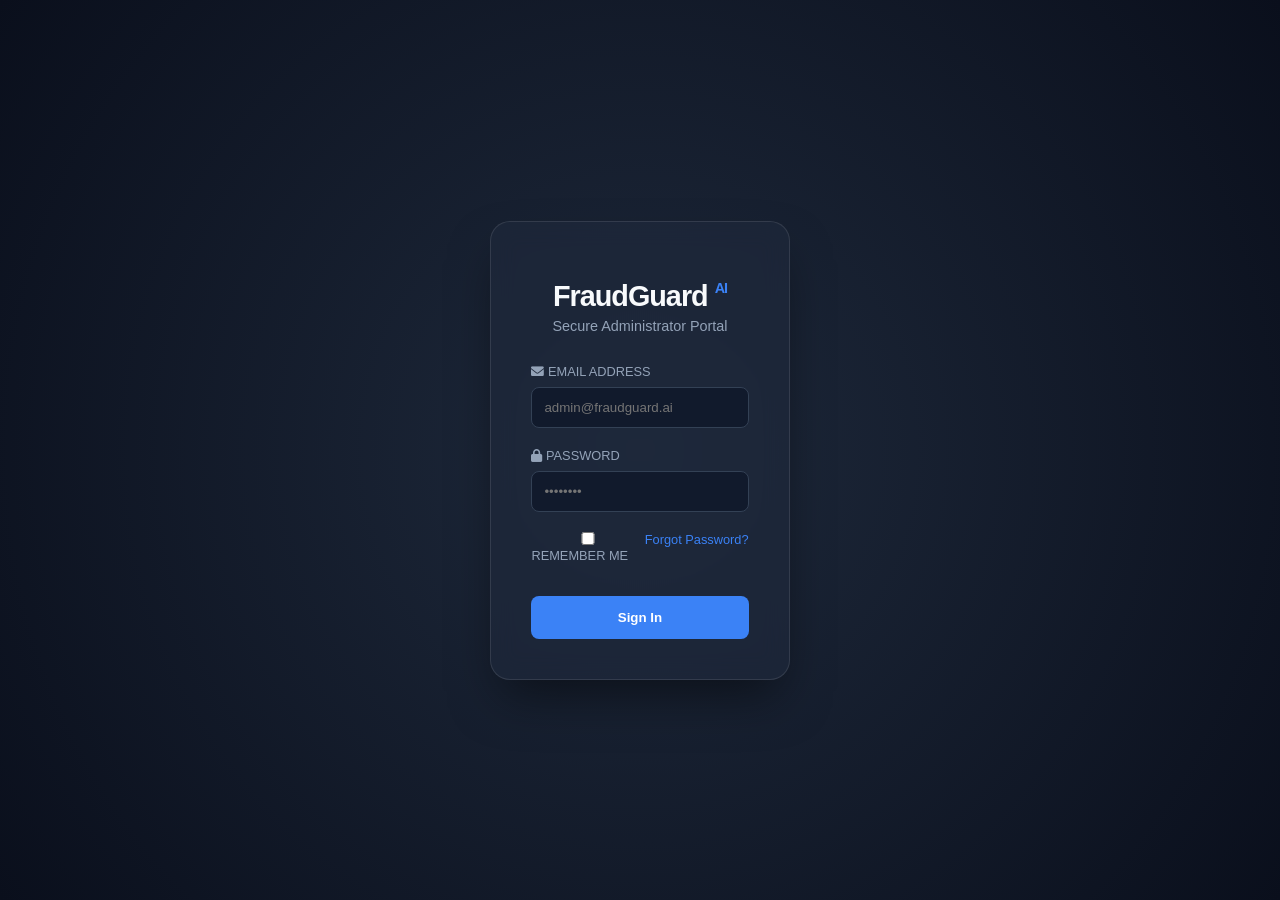
<file: frontend/admin.html>
<!DOCTYPE html>
<html lang="en">
<head>
    <meta charset="UTF-8">
    <meta name="viewport" content="width=device-width, initial-scale=1.0">
    <title>Admin Login | FraudGuard AI</title>
    <link rel="stylesheet" href="admin.css">
    <link rel="stylesheet" href="https://cdnjs.cloudflare.com/ajax/libs/font-awesome/6.0.0/css/all.min.css">
</head>
<body>
    <div class="login-container">
        <div class="login-card">
            <div class="login-header">
                <i class="fas fa-shield-halved"></i>
                <h1>FraudGuard <span>AI</span></h1>
                <p>Secure Administrator Portal</p>
            </div>
            
            <form id="loginForm">
                <div class="input-group">
                    <label><i class="fas fa-envelope"></i> Email Address</label>
                    <input type="email" id="email" placeholder="admin@fraudguard.ai" required>
                </div>
                
                <div class="input-group">
                    <label><i class="fas fa-lock"></i> Password</label>
                    <input type="password" id="password" placeholder="••••••••" required>
                </div>

                <div class="form-options">
                    <label><input type="checkbox"> Remember Me</label>
                    <a href="#">Forgot Password?</a>
                </div>

                <button type="submit" id="loginBtn">Sign In</button>
            </form>

            <div id="errorMessage" class="error-msg"></div>
        </div>
    </div>
    <script src="admin.js"></script>
</body>
</html>
</file>
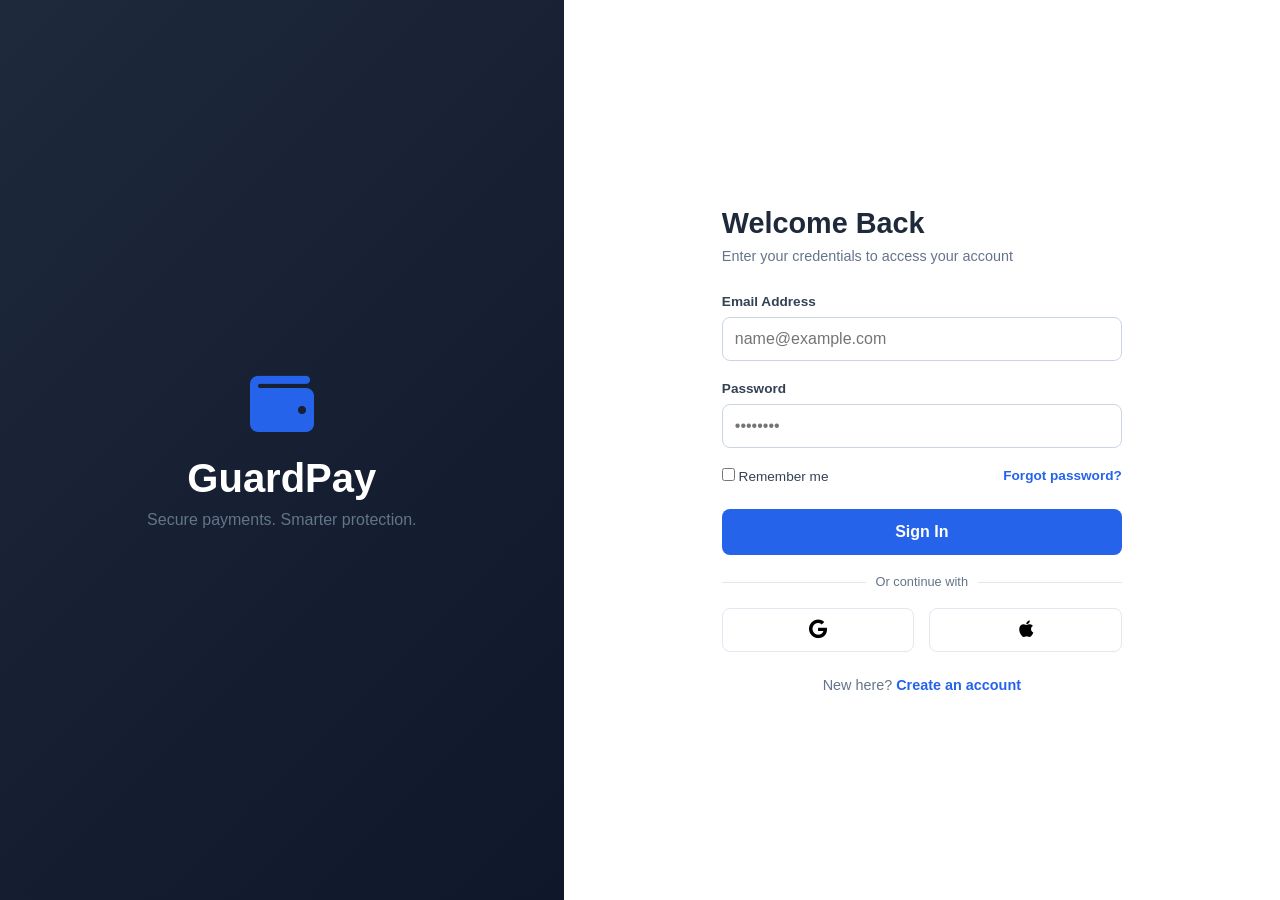
<file: frontend/user.html>
<!DOCTYPE html>
<html lang="en">
<head>
    <meta charset="UTF-8">
    <meta name="viewport" content="width=device-width, initial-scale=1.0">
    <title>User Login | GuardPay</title>
    <link rel="stylesheet" href="user.css">
    <link rel="stylesheet" href="https://cdnjs.cloudflare.com/ajax/libs/font-awesome/6.0.0/css/all.min.css">
</head>
<body>
    <div class="split-screen">
        <div class="left-side">
            <div class="branding">
                <i class="fas fa-wallet"></i>
                <h1>GuardPay</h1>
                <p>Secure payments. Smarter protection.</p>
            </div>
        </div>

        <div class="right-side">
            <div class="login-box">
                <h2>Welcome Back</h2>
                <p class="subtitle">Enter your credentials to access your account</p>

                <form id="userLoginForm">
                    <div class="input-field">
                        <label>Email Address</label>
                        <input type="email" id="userEmail" placeholder="name@example.com" required>
                    </div>

                    <div class="input-field">
                        <label>Password</label>
                        <input type="password" id="userPass" placeholder="••••••••" required>
                    </div>

                    <div class="form-helper">
                        <label><input type="checkbox"> Remember me</label>
                        <a href="#">Forgot password?</a>
                    </div>

                    <button type="submit" class="login-btn" id="loginBtn">Sign In</button>
                </form>

                <div class="separator"><span>Or continue with</span></div>

                <div class="social-login">
                    <button class="social-btn"><i class="fab fa-google"></i></button>
                    <button class="social-btn"><i class="fab fa-apple"></i></button>
                </div>

                <p class="signup-text">New here? <a href="#">Create an account</a></p>
                <div id="msg" class="message"></div>
            </div>
        </div>
    </div>
    <script src="user.js"></script>
</body>
</html>
</file>
<file: frontend/admin.css>
:root {
    --bg-dark: #0a0f1c;
    --card-bg: rgba(30, 41, 59, 0.7);
    --primary: #3b82f6;
    --text-main: #f8fafc;
    --text-muted: #94a3b8;
    --error: #ef4444;
}

* {
    margin: 0;
    padding: 0;
    box-sizing: border-box;
    font-family: 'Inter', sans-serif;
}

body {
    background: radial-gradient(circle at center, #1e293b 0%, #0a0f1c 100%);
    height: 100vh;
    display: flex;
    align-items: center;
    justify-content: center;
    color: var(--text-main);
}

.login-card {
    background: var(--card-bg);
    backdrop-filter: blur(12px);
    padding: 40px;
    border-radius: 20px;
    border: 1px solid rgba(255, 255, 255, 0.1);
    width: 100%;
    max-width: 400px;
    box-shadow: 0 25px 50px -12px rgba(0, 0, 0, 0.5);
}

.login-header {
    text-align: center;
    margin-bottom: 30px;
}

.login-header i {
    font-size: 3rem;
    color: var(--primary);
    margin-bottom: 10px;
}

.login-header h1 {
    font-size: 1.8rem;
    letter-spacing: -1px;
}

.login-header span { color: var(--primary); font-size: 0.9rem; vertical-align: top; }

.login-header p {
    color: var(--text-muted);
    font-size: 0.9rem;
    margin-top: 5px;
}

.input-group { margin-bottom: 20px; }

label {
    display: block;
    font-size: 0.8rem;
    color: var(--text-muted);
    margin-bottom: 8px;
    text-transform: uppercase;
}

input {
    width: 100%;
    padding: 12px;
    background: rgba(15, 23, 42, 0.8);
    border: 1px solid #334155;
    border-radius: 8px;
    color: white;
    outline: none;
    transition: 0.3s;
}

input:focus { border-color: var(--primary); box-shadow: 0 0 0 2px rgba(59, 130, 246, 0.2); }

.form-options {
    display: flex;
    justify-content: space-between;
    font-size: 0.8rem;
    margin-bottom: 25px;
    color: var(--text-muted);
}

.form-options a { color: var(--primary); text-decoration: none; }

button {
    width: 100%;
    padding: 14px;
    background: var(--primary);
    border: none;
    border-radius: 8px;
    color: white;
    font-weight: 700;
    cursor: pointer;
    transition: 0.3s;
}

button:hover { background: #2563eb; transform: translateY(-1px); }

.error-msg {
    color: var(--error);
    font-size: 0.85rem;
    text-align: center;
    margin-top: 15px;
    display: none;
}
</file>
<file: frontend/user.css>
:root {
    --primary: #2563eb;
    --dark: #1e293b;
    --light-bg: #f8fafc;
    --text-main: #334155;
    --text-light: #64748b;
}

* { margin: 0; padding: 0; box-sizing: border-box; font-family: 'Inter', sans-serif; }

body { background: var(--light-bg); color: var(--text-main); height: 100vh; }

.split-screen { display: flex; height: 100%; }

/* Left Section: Visuals */
.left-side {
    flex: 1;
    background: linear-gradient(135deg, #1e293b 0%, #0f172a 100%);
    color: white;
    display: flex;
    align-items: center;
    justify-content: center;
    text-align: center;
}

.branding i { font-size: 4rem; color: var(--primary); margin-bottom: 20px; }
.branding h1 { font-size: 2.5rem; margin-bottom: 10px; }
.branding p { color: var(--text-light); }

/* Right Section: Form */
.right-side {
    flex: 1.2;
    display: flex;
    align-items: center;
    justify-content: center;
    background: white;
    padding: 20px;
}

.login-box { width: 100%; max-width: 400px; }
.login-box h2 { font-size: 1.8rem; color: var(--dark); margin-bottom: 8px; }
.subtitle { color: var(--text-light); margin-bottom: 30px; font-size: 0.9rem; }

.input-field { margin-bottom: 20px; }
.input-field label { display: block; font-weight: 600; font-size: 0.85rem; margin-bottom: 8px; }
.input-field input {
    width: 100%;
    padding: 12px;
    border: 1px solid #cbd5e1;
    border-radius: 8px;
    font-size: 1rem;
    outline: none;
}
.input-field input:focus { border-color: var(--primary); ring: 2px solid var(--primary); }

.form-helper { display: flex; justify-content: space-between; font-size: 0.85rem; margin-bottom: 25px; }
.form-helper a { color: var(--primary); text-decoration: none; font-weight: 600; }

.login-btn {
    width: 100%;
    padding: 14px;
    background: var(--primary);
    color: white;
    border: none;
    border-radius: 8px;
    font-size: 1rem;
    font-weight: 600;
    cursor: pointer;
    transition: background 0.3s;
}
.login-btn:hover { background: #1d4ed8; }

.separator { text-align: center; margin: 25px 0; border-bottom: 1px solid #e2e8f0; line-height: 0.1em; }
.separator span { background: #fff; padding: 0 10px; color: var(--text-light); font-size: 0.8rem; }

.social-login { display: flex; gap: 15px; margin-bottom: 25px; }
.social-btn { flex: 1; padding: 10px; border: 1px solid #e2e8f0; border-radius: 8px; background: white; cursor: pointer; font-size: 1.2rem; }

.signup-text { text-align: center; font-size: 0.9rem; color: var(--text-light); }
.signup-text a { color: var(--primary); font-weight: 600; text-decoration: none; }

.message { text-align: center; margin-top: 15px; font-size: 0.85rem; display: none; }

/* Responsive */
@media (max-width: 768px) {
    .left-side { display: none; }
}
</file>
